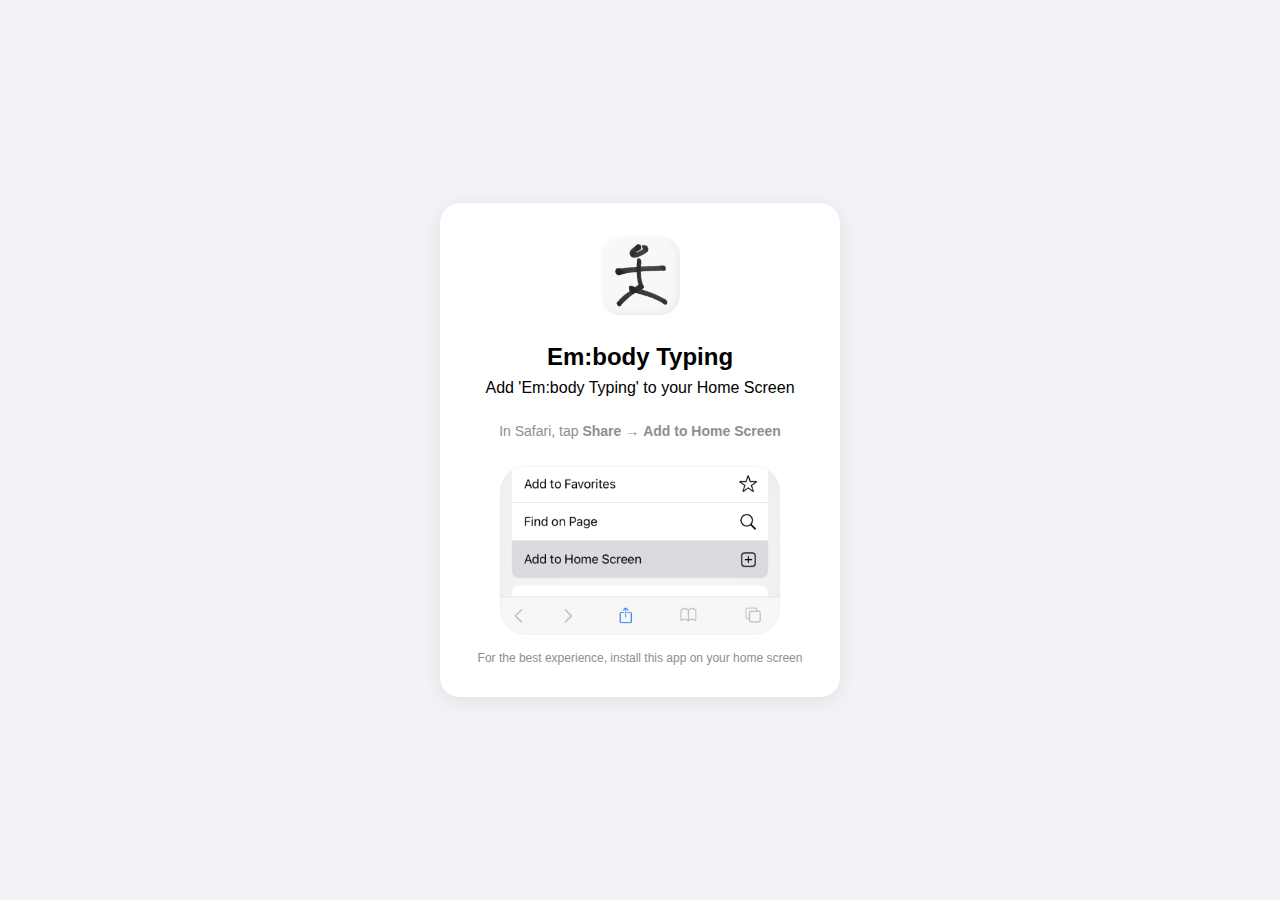
<file: index.html>
<!DOCTYPE html>
<html lang="en">
<head>
    <meta charset="UTF-8">
    <meta name="viewport" content="width=device-width, initial-scale=1.0, maximum-scale=1.0, user-scalable=no">
    <title>Em:body Typing - Install</title>
    
    <!-- PWA Manifest -->
    <link rel="manifest" href="manifest.json">
    
    <!-- iOS PWA Support -->
    <meta name="apple-mobile-web-app-capable" content="yes">
    <meta name="apple-mobile-web-app-status-bar-style" content="black-translucent">
    <meta name="apple-mobile-web-app-title" content="Em:body">
    <link rel="apple-touch-icon" href="assets/icons/icon-512.png">
    
    <!-- Theme Color -->
    <meta name="theme-color" content="#000000">
    
    <style>
        * {
            margin: 0;
            padding: 0;
            box-sizing: border-box;
        }

        body {
            font-family: -apple-system, BlinkMacSystemFont, 'SF Pro', 'Segoe UI', Roboto, sans-serif;
            background: #F2F2F7;
            min-height: 100vh;
            display: flex;
            align-items: center;
            justify-content: center;
            padding: 20px;
        }

        .install-card {
            background: #FFFFFF;
            border-radius: 20px;
            padding: 32px;
            max-width: 400px;
            width: 100%;
            box-shadow: 0 4px 20px rgba(0, 0, 0, 0.08);
            text-align: center;
        }

        .app-icon {
            width: 80px;
            height: 80px;
            border-radius: 18px;
            margin: 0 auto 24px;
        }

        h1 {
            font-size: 24px;
            font-weight: 700;
            color: #000000;
            margin-bottom: 8px;
        }

        .subtitle {
            font-size: 16px;
            font-weight: 400;
            color: #000000;
            margin-bottom: 24px;
        }

        .instruction {
            font-size: 14px;
            font-weight: 400;
            color: #8E8E93;
            line-height: 1.5;
            margin-bottom: 24px;
        }

        .safari-menu {
            width: 100%;
            max-width: 280px;
            border-radius: 12px;
            margin: 0 auto 16px;
            display: block;
        }

        .tip {
            font-size: 12px;
            color: #8E8E93;
            font-weight: 400;
        }
    </style>
</head>
<body>
    <div class="install-card">
        <img src="assets/icons/icon-512.png" alt="Em:body Typing" class="app-icon">
        <h1>Em:body Typing</h1>
        <p class="subtitle">Add 'Em:body Typing' to your Home Screen</p>
        <p class="instruction">In Safari, tap <strong>Share</strong> → <strong>Add to Home Screen</strong></p>
        <img src="assets/instruction.png" alt="Safari menu" class="safari-menu">
        <p class="tip">For the best experience, install this app on your home screen</p>
    </div>

    <script>
        // PWA 모드 감지
        if (window.navigator.standalone === true) {
            // 이미 PWA로 실행 중 → index.html로 리다이렉트
            window.location.href = 'index.html';
        }
        
        // 또는 display-mode 체크
        const isStandalone = window.matchMedia('(display-mode: standalone)').matches;
        if (isStandalone) {
            window.location.href = 'index.html';
        }
    </script>
</body>
</html>
</file>
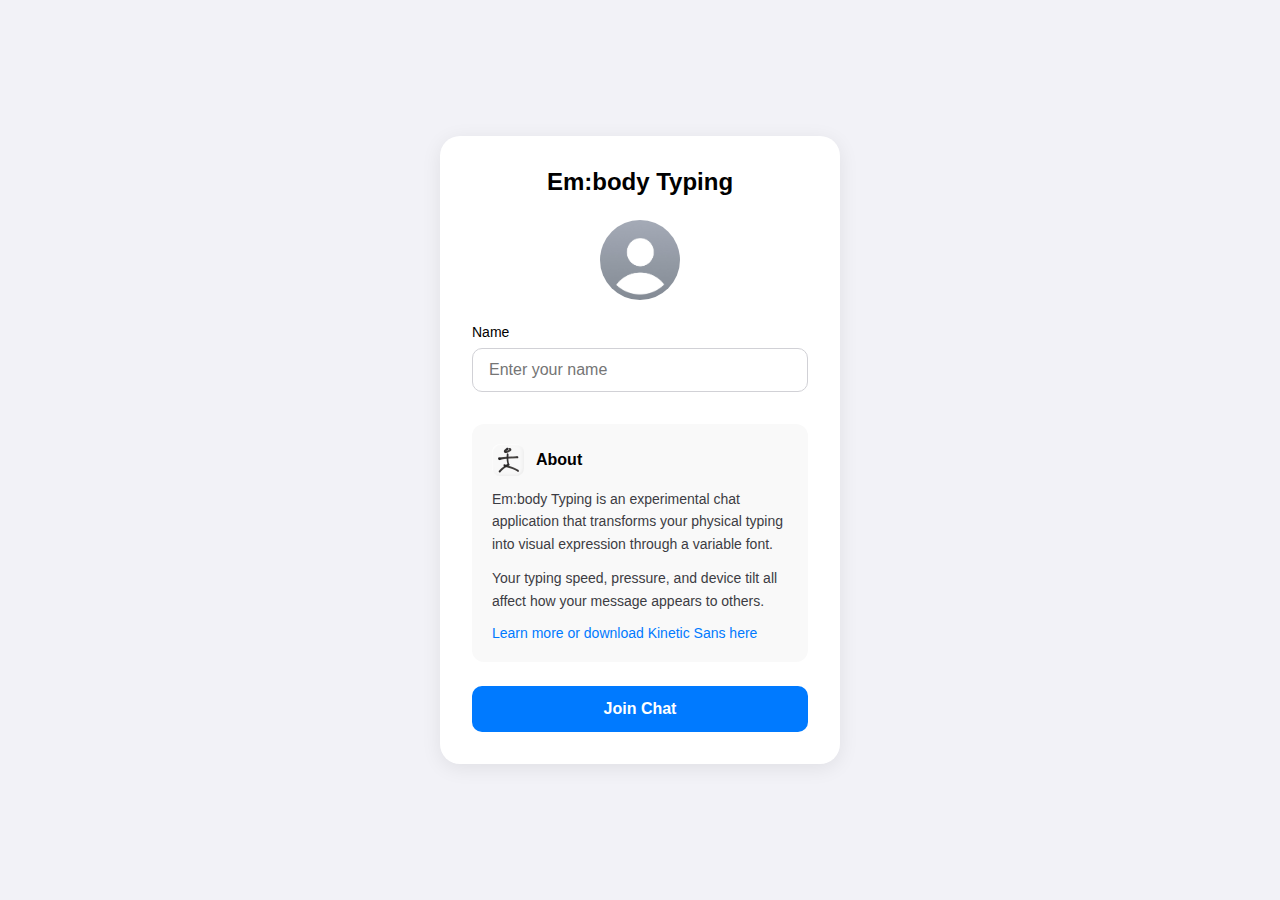
<file: entry.html>
<!DOCTYPE html>
<html lang="en">
<head>
    <meta charset="UTF-8">
    <meta name="viewport" content="width=device-width, initial-scale=1.0, maximum-scale=1.0, user-scalable=no">
    <title>Em:body Typing</title>
    
    <!-- PWA Manifest -->
    <link rel="manifest" href="manifest.json">
    
    <!-- iOS PWA Support -->
    <meta name="apple-mobile-web-app-capable" content="yes">
    <meta name="apple-mobile-web-app-status-bar-style" content="black-translucent">
    <meta name="apple-mobile-web-app-title" content="Em:body">
    <link rel="apple-touch-icon" href="assets/icons/icon-512.png">
    
    <!-- Theme Color -->
    <meta name="theme-color" content="#000000">
    
    <style>
        * {
            margin: 0;
            padding: 0;
            box-sizing: border-box;
        }

        body {
            font-family: -apple-system, BlinkMacSystemFont, 'SF Pro', 'Segoe UI', Roboto, sans-serif;
            background: #F2F2F7;
            min-height: 100vh;
            display: flex;
            align-items: center;
            justify-content: center;
            padding: 20px;
        }

        .entry-card {
            background: #FFFFFF;
            border-radius: 20px;
            padding: 32px;
            max-width: 400px;
            width: 100%;
            box-shadow: 0 4px 20px rgba(0, 0, 0, 0.08);
        }

        h1 {
            font-size: 24px;
            font-weight: 700;
            color: #000000;
            text-align: center;
            margin-bottom: 24px;
        }

        .profile-icon {
            width: 80px;
            height: 80px;
            border-radius: 50%;
            margin: 0 auto 24px;
            display: block;
        }

        .input-group {
            margin-bottom: 32px;
        }

        label {
            display: block;
            font-size: 14px;
            font-weight: 500;
            color: #000000;
            margin-bottom: 8px;
        }

        #name-input {
            width: 100%;
            padding: 12px 16px;
            font-size: 16px;
            border: 1px solid #D1D1D6;
            border-radius: 10px;
            outline: none;
            font-family: -apple-system, BlinkMacSystemFont, 'SF Pro', sans-serif;
        }

        #name-input:focus {
            border-color: #007AFF;
        }

        .about-section {
            background: #F9F9F9;
            border-radius: 12px;
            padding: 20px;
            margin-bottom: 24px;
        }

        .about-header {
            display: flex;
            align-items: center;
            gap: 12px;
            margin-bottom: 12px;
        }

        .about-icon {
            width: 32px;
            height: 32px;
        }

        .about-title {
            font-size: 16px;
            font-weight: 600;
            color: #000000;
        }

        .about-text {
            font-size: 14px;
            line-height: 1.6;
            color: #3C3C43;
            margin-bottom: 12px;
        }

        .about-link {
            font-size: 14px;
            color: #007AFF;
            text-decoration: none;
        }

        .about-link:hover {
            text-decoration: underline;
        }

        #join-btn {
            width: 100%;
            padding: 14px;
            background: #007AFF;
            color: white;
            border: none;
            border-radius: 10px;
            font-size: 16px;
            font-weight: 600;
            cursor: pointer;
            font-family: -apple-system, BlinkMacSystemFont, 'SF Pro', sans-serif;
        }

        #join-btn:active {
            background: #0051D5;
        }

        #join-btn:disabled {
            background: #C7C7CC;
            cursor: not-allowed;
        }

        .error-message {
            color: #FF3B30;
            font-size: 14px;
            text-align: center;
            margin-top: 12px;
            display: none;
        }
    </style>
</head>
<body>
    <div class="entry-card">
        <h1>Em:body Typing</h1>
        
        <img src="assets/profile.jpg" alt="Profile" class="profile-icon">
        
        <div class="input-group">
            <label for="name-input">Name</label>
            <input type="text" id="name-input" placeholder="Enter your name" maxlength="20">
        </div>

        <div class="about-section">
            <div class="about-header">
                <img src="assets/icons/icon-512.png" alt="Em:body" class="about-icon">
                <span class="about-title">About</span>
            </div>
            <p class="about-text">
                Em:body Typing is an experimental chat application that transforms your physical typing into visual expression through a variable font.
            </p>
            <p class="about-text">
                Your typing speed, pressure, and device tilt all affect how your message appears to others.
            </p>
            <a href="#" class="about-link">Learn more or download Kinetic Sans here</a>
        </div>

        <button id="join-btn">Join Chat</button>
        <p class="error-message" id="error-message"></p>
    </div>

    <script>
        const nameInput = document.getElementById('name-input');
        const joinBtn = document.getElementById('join-btn');
        const errorMessage = document.getElementById('error-message');

        nameInput.addEventListener('keypress', (e) => {
            if (e.key === 'Enter') {
                joinBtn.click();
            }
        });

        joinBtn.addEventListener('click', async () => {
            const name = nameInput.value.trim();
            
            if (!name) {
                errorMessage.textContent = 'Please enter your name';
                errorMessage.style.display = 'block';
                return;
            }

            // 센서 권한 요청 (iOS)
            if (typeof DeviceOrientationEvent !== 'undefined' && 
                typeof DeviceOrientationEvent.requestPermission === 'function') {
                try {
                    const permission = await DeviceOrientationEvent.requestPermission();
                    
                    if (permission === 'granted') {
                        window.location.href = `chat.html?name=${encodeURIComponent(name)}`;
                    } else {
                        errorMessage.textContent = 'Sensor permission is required to use this app';
                        errorMessage.style.display = 'block';
                    }
                } catch (error) {
                    console.error('Sensor permission error:', error);
                    errorMessage.textContent = 'Sensor permission error';
                    errorMessage.style.display = 'block';
                }
            } else {
                window.location.href = `chat.html?name=${encodeURIComponent(name)}`;
            }
        });
    </script>
</body>
</html>
</file>
